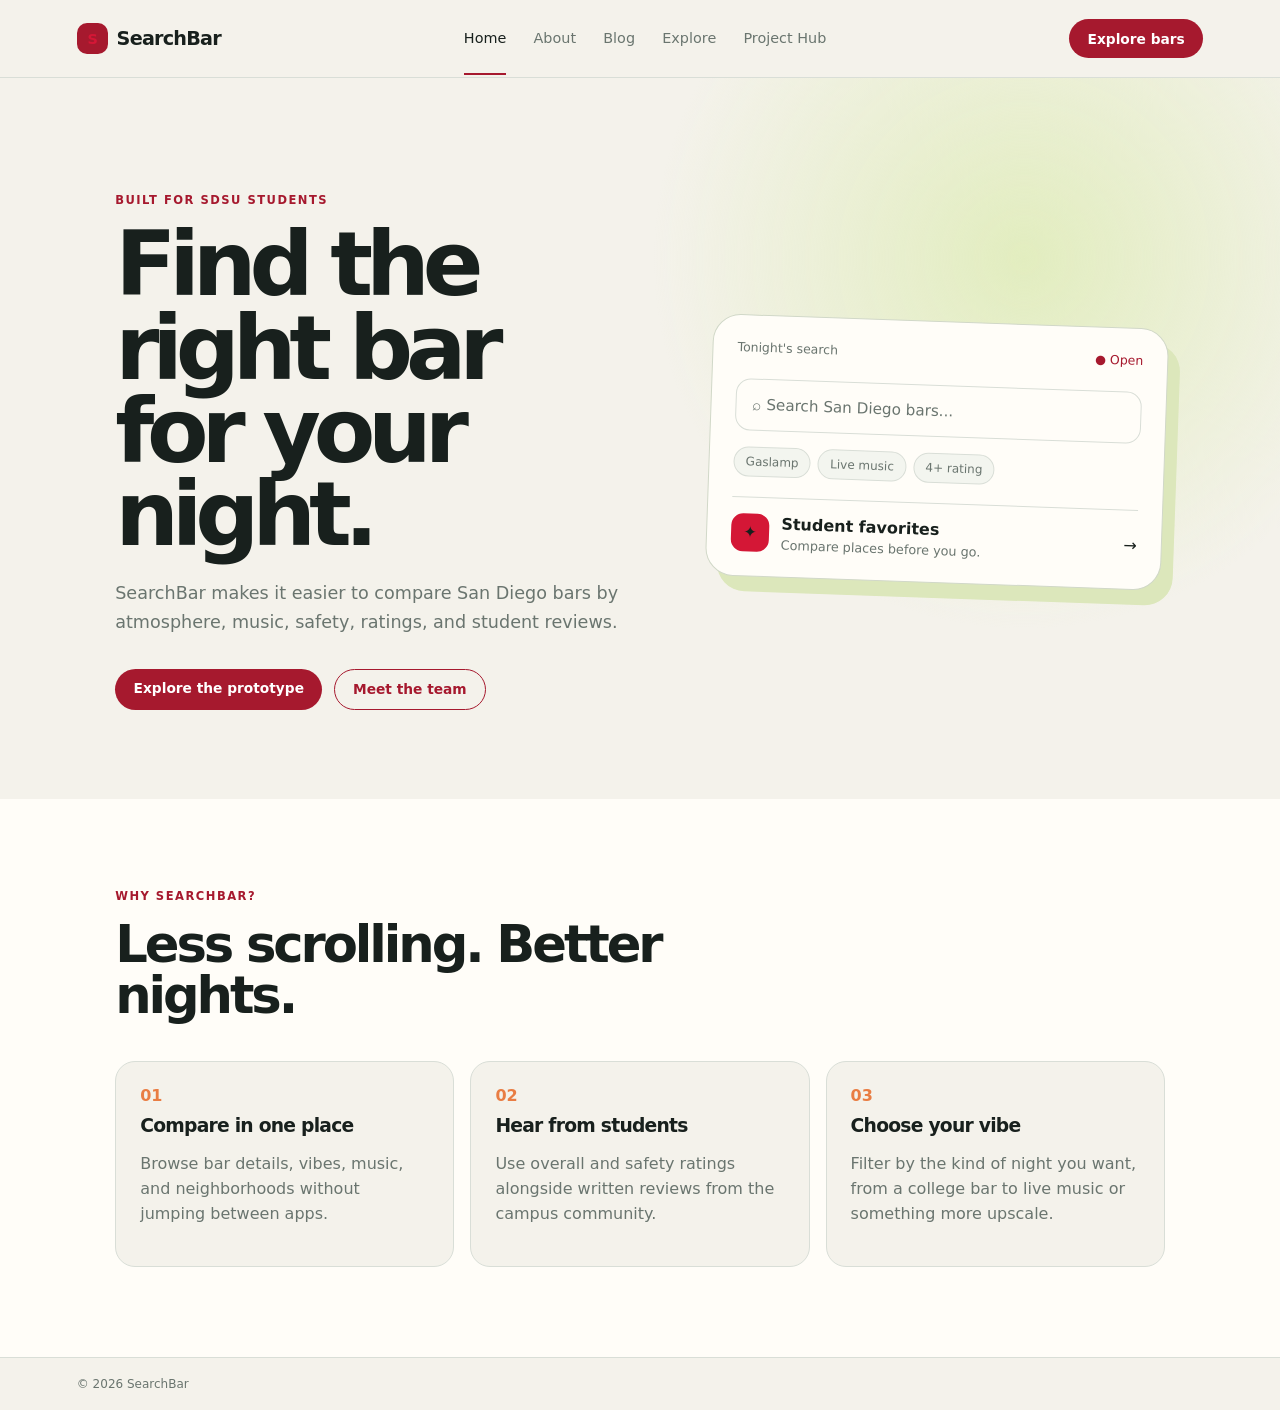
<file: index.html>
<!DOCTYPE html>
<html lang="en">
<head>
  <meta charset="UTF-8" />
  <meta name="viewport" content="width=device-width, initial-scale=1.0" />

  <title>SearchBar | Find Your Next Spot</title>

  <link rel="stylesheet" href="styles.css" />
</head>

<body>
  <header class="site-header">
    <a class="brand" href="index.html">
      <span class="brand-mark">S</span>
      SearchBar
    </a>

    <nav class="nav-links" aria-label="Main navigation">
      <a class="active" href="index.html">Home</a>
      <a href="about.html">About</a>
      <a href="blog.html">Blog</a>
      <a href="product.html">Explore</a>
      <a href="deliverables.html">Project Hub</a>
    </nav>

    <a class="nav-button" href="product.html">
      Explore bars
    </a>
  </header>

  <main>
    <section class="hero">
      <div class="hero-copy">
        <p class="eyebrow">Built for SDSU students</p>

        <h1>Find the right bar for your night.</h1>

        <p class="hero-text">
          SearchBar makes it easier to compare San Diego bars by atmosphere,
          music, safety, ratings, and student reviews.
        </p>

        <div class="hero-actions">
          <a class="button primary" href="product.html">
            Explore the prototype
          </a>

          <a class="button secondary" href="about.html">
            Meet the team
          </a>
        </div>
      </div>

      <div class="hero-card">
        <div class="hero-card-top">
          <span>Tonight's search</span>
          <span class="status-dot">● Open</span>
        </div>

        <div class="mock-search">
          ⌕
          <span>Search San Diego bars...</span>
        </div>

        <div class="tag-row">
          <span class="tag">Gaslamp</span>
          <span class="tag">Live music</span>
          <span class="tag">4+ rating</span>
        </div>

        <div class="mini-result">
          <div class="mini-icon">✦</div>

          <div>
            <strong>Student favorites</strong>
            <p>Compare places before you go.</p>
          </div>

          <span>→</span>
        </div>
      </div>
    </section>

    <section class="section intro-section">
      <div class="section-heading">
        <p class="eyebrow">Why SearchBar?</p>
        <h2>Less scrolling. Better nights.</h2>
      </div>

      <div class="feature-grid">
        <article class="feature-card">
          <span class="feature-number">01</span>
          <h3>Compare in one place</h3>
          <p>
            Browse bar details, vibes, music, and neighborhoods without
            jumping between apps.
          </p>
        </article>

        <article class="feature-card">
          <span class="feature-number">02</span>
          <h3>Hear from students</h3>
          <p>
            Use overall and safety ratings alongside written reviews from the
            campus community.
          </p>
        </article>

        <article class="feature-card">
          <span class="feature-number">03</span>
          <h3>Choose your vibe</h3>
          <p>
            Filter by the kind of night you want, from a college bar to live
            music or something more upscale.
          </p>
        </article>
      </div>
    </section>

    
  </main>

  <footer class="site-footer">
    <span>© 2026 SearchBar</span>
  </footer>
</body>
</html>
</file>
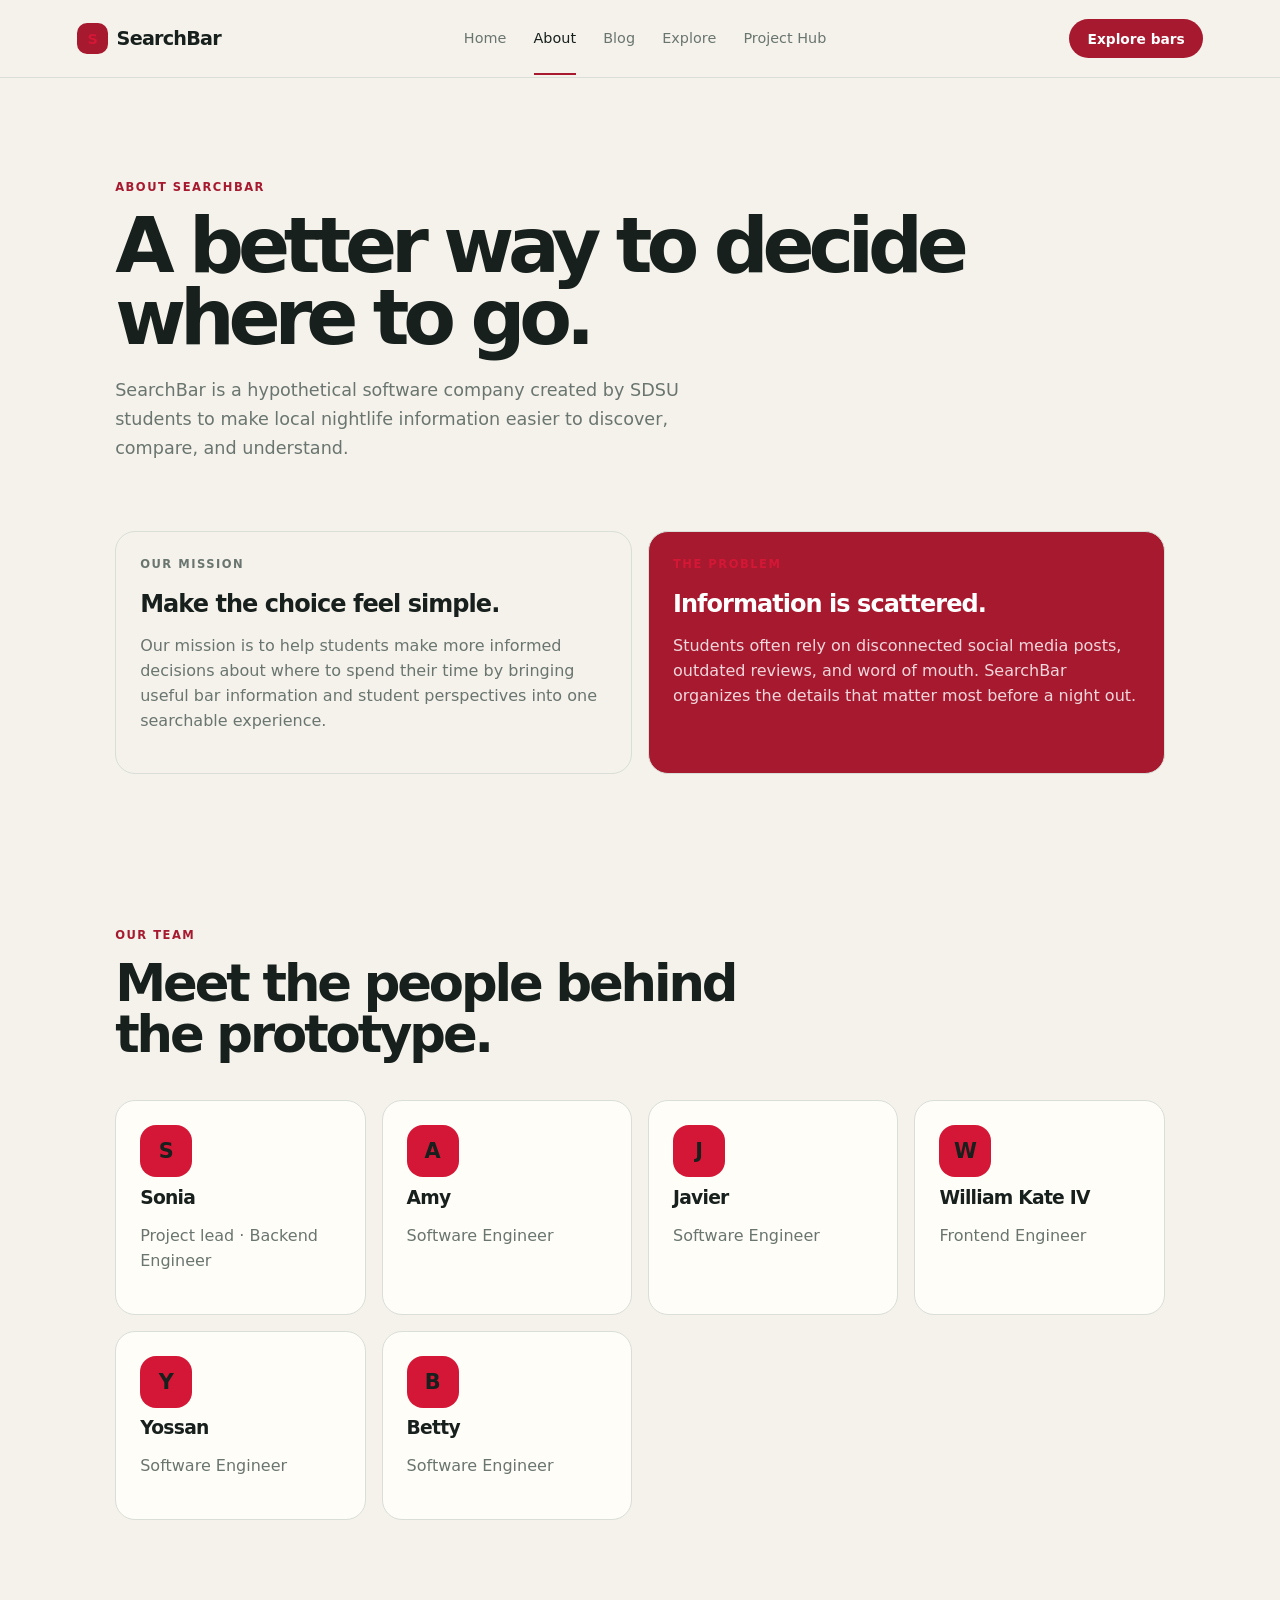
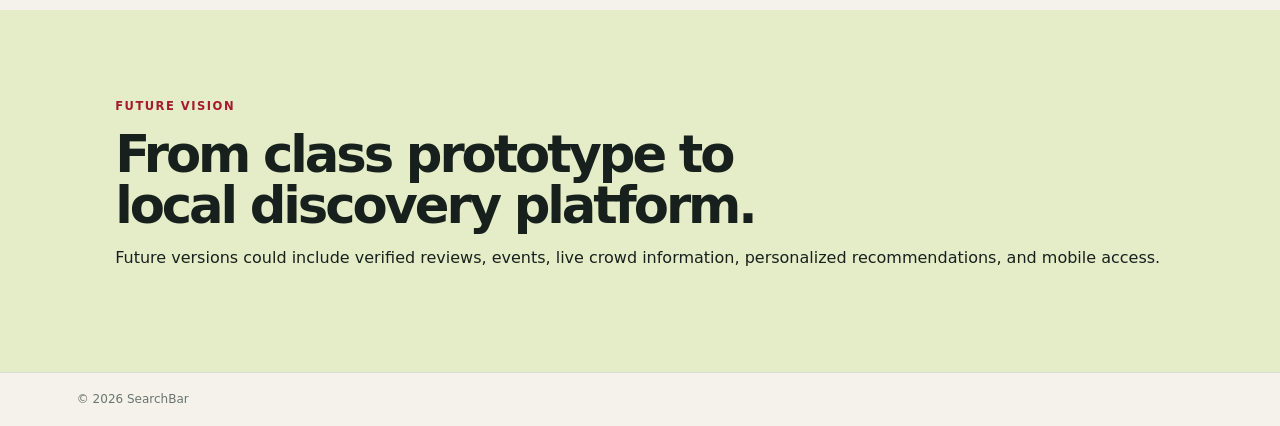
<file: about.html>
<!DOCTYPE html>
<html lang="en">
<head>
  <meta charset="UTF-8" />
  <meta name="viewport" content="width=device-width, initial-scale=1.0" />
  <title>About | SearchBar</title>
  <link rel="stylesheet" href="styles.css" />
</head>

<body>
  <header class="site-header">
    <a class="brand" href="index.html">
      <span class="brand-mark">S</span> SearchBar
    </a>

    <nav class="nav-links">
      <a href="index.html">Home</a>
      <a class="active" href="about.html">About</a>
      <a href="blog.html">Blog</a>
      <a href="product.html">Explore</a>
      <a href="deliverables.html">Project Hub</a>
    </nav>

    <a class="nav-button" href="product.html">Explore bars</a>
  </header>

  <main class="page-main">
    <section class="page-hero">
      <p class="eyebrow">About SearchBar</p>
      <h1>A better way to decide where to go.</h1>
      <p>
        SearchBar is a hypothetical software company created by SDSU students
        to make local nightlife information easier to discover, compare, and
        understand.
      </p>
    </section>

    <section class="content-grid">
      <div class="content-card">
        <p class="eyebrow">Our mission</p>
        <h2>Make the choice feel simple.</h2>
        <p>
          Our mission is to help students make more informed decisions about
          where to spend their time by bringing useful bar information and
          student perspectives into one searchable experience.
        </p>
      </div>

      <div class="content-card accent-card">
        <p class="eyebrow">The problem</p>
        <h2>Information is scattered.</h2>
        <p>
          Students often rely on disconnected social media posts, outdated
          reviews, and word of mouth. SearchBar organizes the details that
          matter most before a night out.
        </p>
      </div>
    </section>

    <section class="section">
      <div class="section-heading">
        <p class="eyebrow">Our team</p>
        <h2>Meet the people behind the prototype.</h2>
      </div>

      <div class="team-grid">
        <article class="team-card">
          <div class="avatar">S</div>
          <h3>Sonia</h3>
          <p>Project lead · Backend Engineer</p>
        </article>

        <article class="team-card">
          <div class="avatar">A</div>
          <h3>Amy</h3>
          <p>Software Engineer</p>
        </article>

        <article class="team-card">
          <div class="avatar">J</div>
          <h3>Javier</h3>
          <p>Software Engineer</p>
        </article>

        <article class="team-card">
          <div class="avatar">W</div>
          <h3>William Kate IV</h3>
          <p>Frontend Engineer</p>
        </article>

        <article class="team-card">
          <div class="avatar">Y</div>
          <h3>Yossan</h3>
          <p>Software Engineer</p>
        </article>

        <article class="team-card">
          <div class="avatar">B</div>
          <h3>Betty</h3>
          <p>Software Engineer</p>
        </article>
      </div>
    </section>

    <section class="section future-section">
      <p class="eyebrow">Future vision</p>
      <h2>From class prototype to local discovery platform.</h2>
      <p>
        Future versions could include verified reviews, events, live crowd
        information, personalized recommendations, and mobile access.
      </p>
    </section>
  </main>

  <footer class="site-footer">
    <span>© 2026 SearchBar</span>
  </footer>
</body>
</html>
</file>
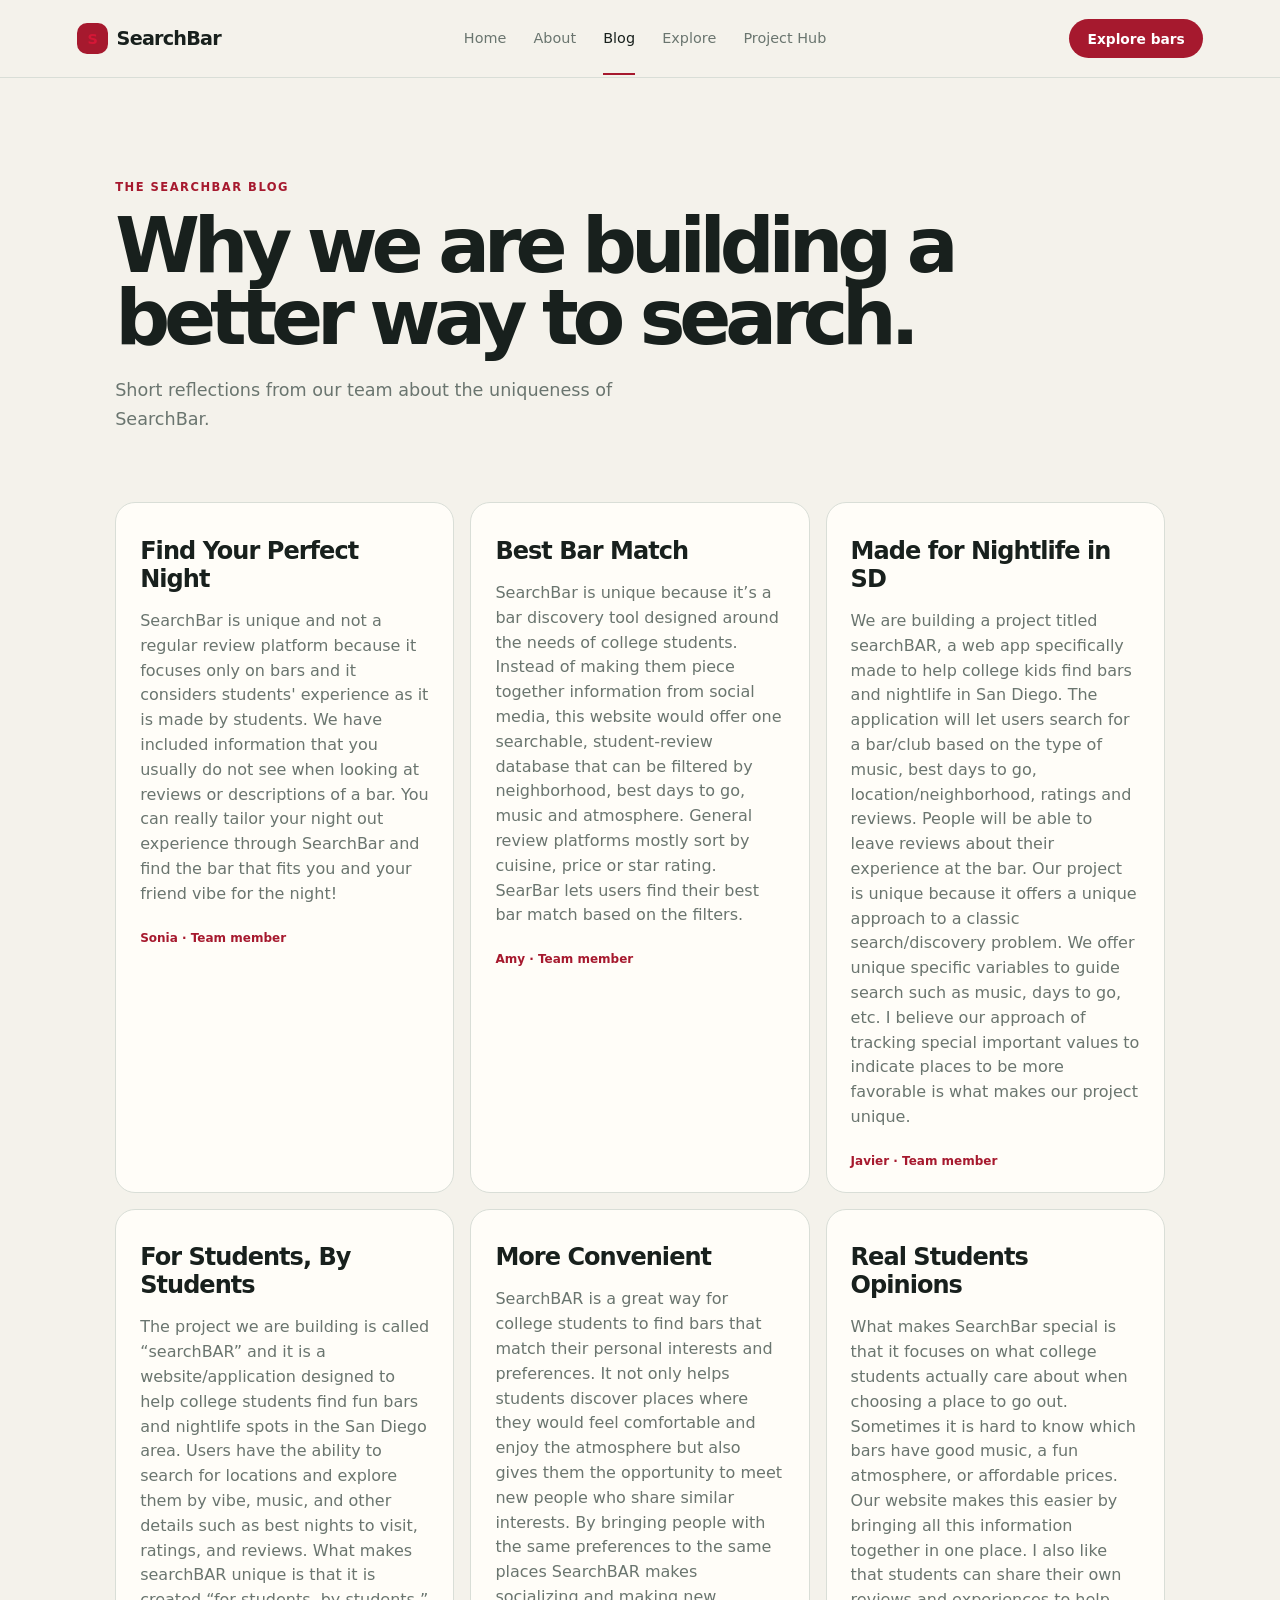
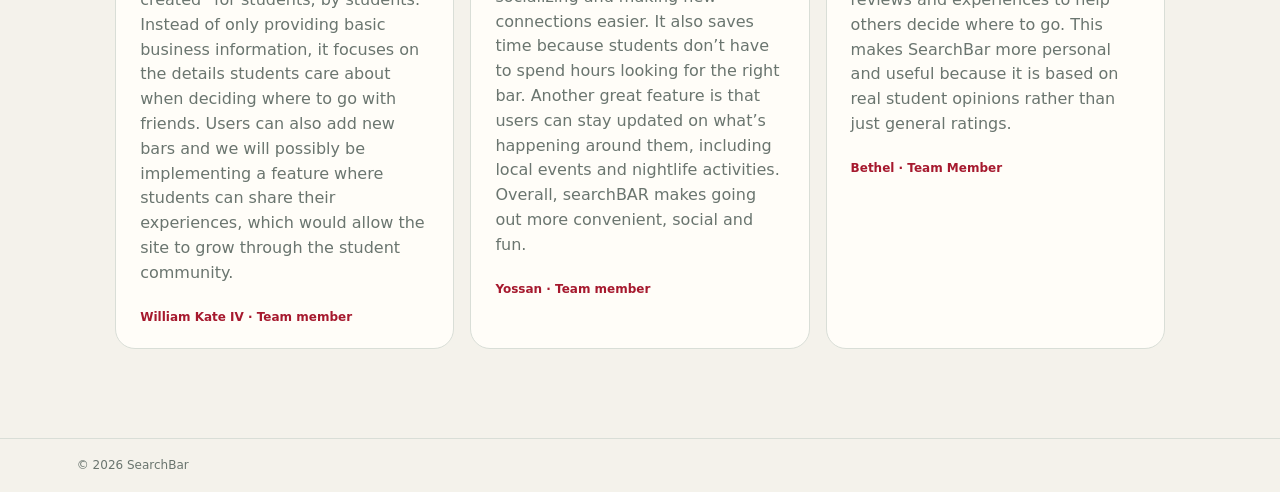
<file: blog.html>
<!DOCTYPE html>
<html lang="en">
<head>
  <meta charset="UTF-8" />
  <meta name="viewport" content="width=device-width, initial-scale=1.0" />
  <title>Blog | SearchBar</title>
  <link rel="stylesheet" href="styles.css" />
</head>

<body>
  <header class="site-header">
    <a class="brand" href="index.html">
      <span class="brand-mark">S</span> SearchBar
    </a>

    <nav class="nav-links">
      <a href="index.html">Home</a>
      <a href="about.html">About</a>
      <a class="active" href="blog.html">Blog</a>
      <a href="product.html">Explore</a>
      <a href="deliverables.html">Project Hub</a>
    </nav>

    <a class="nav-button" href="product.html">Explore bars</a>
  </header>

  <main class="page-main">
    <section class="page-hero">
      <p class="eyebrow">The SearchBar blog</p>
      <h1>Why we are building a better way to search.</h1>
      <p>
        Short reflections from our team about the uniqueness of SearchBar.
    
      </p>
    </section>

    <section class="blog-grid">
      <article class="blog-card">
        <h2>Find Your Perfect Night</h2>
        <p>
          SearchBar is unique and not a regular review platform because it focuses only on bars and it considers students' experience as it is made by students. We have included information  that you usually do not see when looking at reviews or descriptions of a bar. You can really tailor your night out experience through SearchBar and find the bar that fits you and your friend vibe for the night!
        </p>
        <span class="blog-author">Sonia · Team member</span>
      </article>

      <article class="blog-card">
        <h2>Best Bar Match</h2>
        <p>
          SearchBar is unique because it’s a bar discovery tool designed around the needs of college students. Instead of making them piece together information from social media, this website would offer one searchable, student-review database that can be filtered by neighborhood, best days to go, music and atmosphere. General review platforms mostly sort by cuisine, price or star rating. SearBar lets users find their best bar match based on the filters. 


        </p>
        <span class="blog-author">Amy · Team member</span>
      </article>

      <article class="blog-card">
        <h2>Made for Nightlife in SD</h2>
        <p>
          We are building a project titled searchBAR, a web app specifically made to help college kids find bars and nightlife in San Diego. The application will let users search for a bar/club based on the type of music, best days to go, location/neighborhood, ratings and reviews. People will be able to leave reviews about their experience at the bar. Our project is unique because it offers a unique approach to a classic search/discovery problem. We offer unique specific variables to guide search such as music, days to go, etc. I believe our approach of tracking special important values to indicate places to be more favorable is what makes our project unique.
        </p>
        <span class="blog-author">Javier · Team member</span>
      </article>
   
    <article class="blog-card">
        <h2>For Students, By Students</h2>
        <p>
         The project we are building is called “searchBAR” and it is a website/application designed to help college students find fun bars and nightlife spots in the San Diego area. Users have the ability to search for locations and explore them by vibe, music, and other details such as best nights to visit, ratings, and reviews. What makes searchBAR unique is that it is created “for students, by students.” Instead of only providing basic business information, it focuses on the details students care about when deciding where to go with friends. Users can also add new bars and we will possibly be implementing a feature where students can share their experiences, which would allow the site to grow through the student community.

        </p>
        <span class="blog-author">William Kate IV · Team member</span>
      </article>

    <article class="blog-card">
        <h2>More Convenient</h2>
        <p>
        SearchBAR is a great way for college students to find bars that match their personal interests and preferences. It not only helps students discover places where they would feel comfortable and enjoy the atmosphere but also gives them the opportunity to meet new people who share similar interests.  By bringing people with the same preferences to the same places SearchBAR makes socializing and making new connections easier. It also saves time because students don’t have to spend hours looking for the right bar. Another great feature is that users can stay updated on what’s happening around them, including local events and nightlife activities. Overall, searchBAR makes going out more convenient, social and fun.

        </p>
        <span class="blog-author">Yossan · Team member</span>
      </article>

    <article class="blog-card">
        <h2>Real Students Opinions</h2>
        <p>
          What makes SearchBar special is that it focuses on what college students actually care about when choosing a place to go out. Sometimes it is hard to know which bars have good music, a fun atmosphere, or affordable prices. Our website makes this easier by bringing all this information together in one place. I also like that students can share their own reviews and experiences to help others decide where to go. This makes SearchBar more personal and useful because it is based on real student opinions rather than just general ratings.

        </p>
        <span class="blog-author">Bethel · Team Member</span>
      </article>
    </section>
  </main>

  <footer class="site-footer">
    <span>© 2026 SearchBar</span>
  </footer>
</body>
</html>
</file>
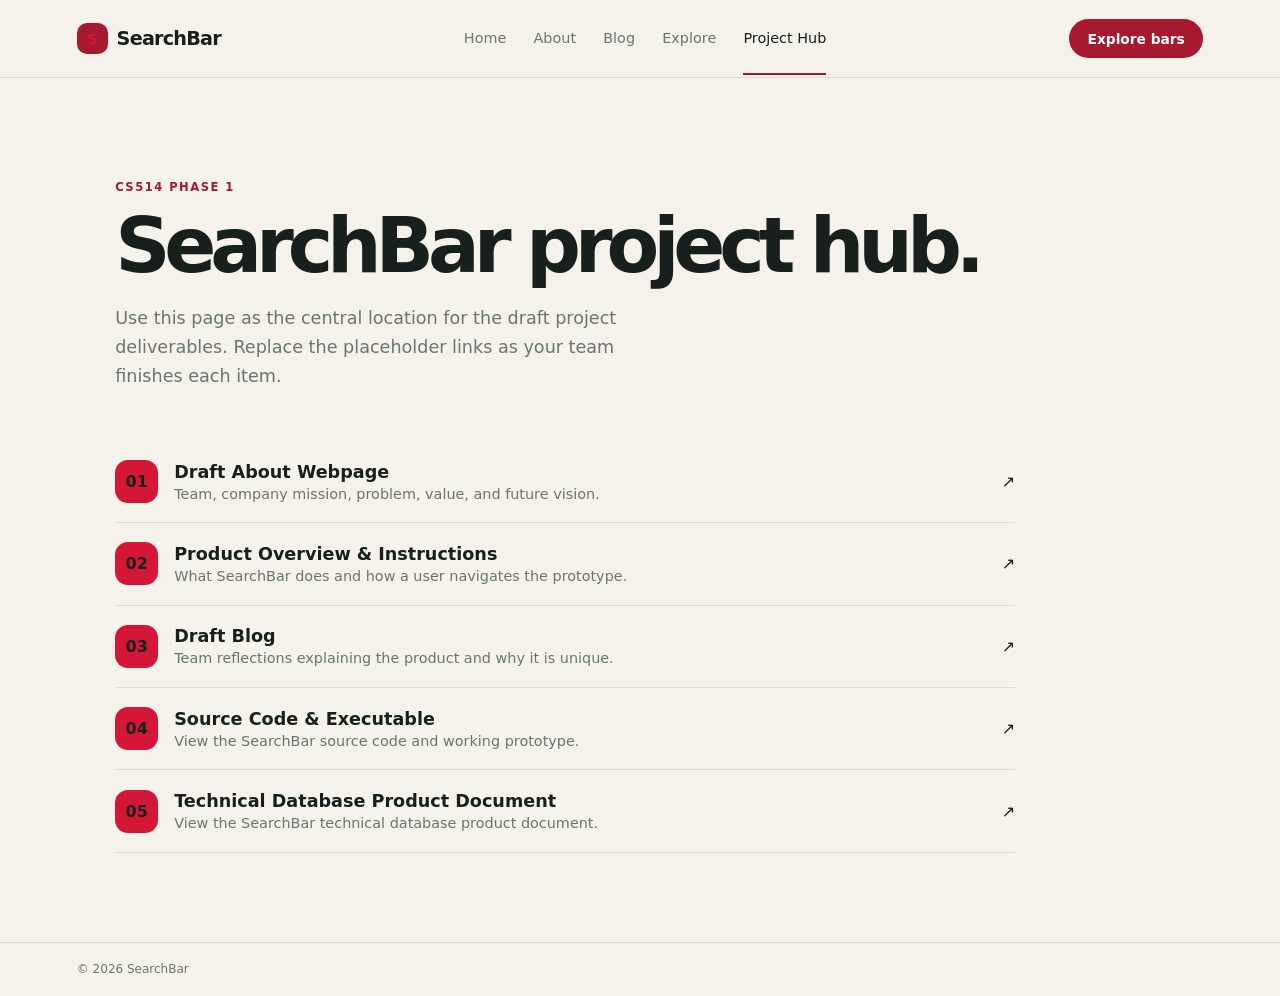
<file: deliverables.html>
<!DOCTYPE html>
<html lang="en">
<head>
  <meta charset="UTF-8" />
  <meta name="viewport" content="width=device-width, initial-scale=1.0" />
  <title>Project Hub | SearchBar</title>
  <link rel="stylesheet" href="styles.css" />
</head>

<body>
  <header class="site-header">
    <a class="brand" href="index.html">
      <span class="brand-mark">S</span> SearchBar
    </a>

    <nav class="nav-links">
      <a href="index.html">Home</a>
      <a href="about.html">About</a>
      <a href="blog.html">Blog</a>
      <a href="product.html">Explore</a>
      <a class="active" href="deliverables.html">Project Hub</a>
    </nav>

    <a class="nav-button" href="product.html">Explore bars</a>
  </header>

  <main class="page-main">
    <section class="page-hero compact">
      <p class="eyebrow">CS514 Phase 1</p>
      <h1>SearchBar project hub.</h1>
      <p>
        Use this page as the central location for the draft project
        deliverables. Replace the placeholder links as your team finishes
        each item.
      </p>
    </section>

    <section class="deliverable-list">

      <a class="deliverable" href="about.html">
        <span class="deliverable-icon">01</span>
        <div>
          <h2>Draft About Webpage</h2>
          <p>
            Team, company mission, problem, value, and future vision.
          </p>
        </div>
        <span>↗</span>
      </a>

      <a class="deliverable" href="product.html">
        <span class="deliverable-icon">02</span>
        <div>
          <h2>Product Overview &amp; Instructions</h2>
          <p>
            What SearchBar does and how a user navigates the prototype.
          </p>
        </div>
        <span>↗</span>
      </a>

      <a class="deliverable" href="blog.html">
        <span class="deliverable-icon">03</span>
        <div>
          <h2>Draft Blog</h2>
          <p>
            Team reflections explaining the product and why it is unique.
          </p>
        </div>
        <span>↗</span>
      </a>

      <a
        class="deliverable"
        href="https://github.com/soniamoss/SearchBar"
        target="_blank"
        rel="noreferrer"
      >
        <span class="deliverable-icon">04</span>
        <div>
          <h2>Source Code &amp; Executable</h2>
          <p>
            View the SearchBar source code and working prototype.
          </p>
        </div>
        <span>↗</span>
      </a>

      <a class="deliverable"
          href="docs/SearchBar-Technical-Document-v2.pdf"
          target="_blank"
          rel="noreferrer">
        <span class="deliverable-icon">05</span>
        <div>
          <h2>Technical Database Product Document</h2>
          <p>View the SearchBar technical database product document.</p>
        </div>
        <span>↗</span>
      </a>

    </section>
  </main>

  <footer class="site-footer">
    <span>© 2026 SearchBar</span>
  </footer>
</body>
</html>
</file>
<file: styles.css>
:root {
  --ink: #18201d;
  --muted: #6a756f;
  --cream: #f4f2eb;
  --paper: #fffdf8;
  --red: #A6192E;
  --lightred: #D41736;
  --line: #d9ded7;
  --orange: #e97d43;
  --purple: #7164c8;
}

* {
  box-sizing: border-box;
}

body {
  margin: 0;
  background: var(--cream);
  color: var(--ink);
  font-family: Inter, ui-sans-serif, system-ui, -apple-system,
    BlinkMacSystemFont, "Segoe UI", sans-serif;
}

a {
  color: inherit;
  text-decoration: none;
}

.site-header {
  position: sticky;
  top: 0;
  z-index: 10;
  height: 78px;
  display: flex;
  align-items: center;
  justify-content: space-between;
  padding: 0 6vw;
  background: rgba(244, 242, 235, 0.92);
  border-bottom: 1px solid var(--line);
}

.brand {
  display: flex;
  align-items: center;
  gap: 0.55rem;
  font-size: 1.2rem;
  font-weight: 800;
  letter-spacing: -0.04em;
}

.brand-mark {
  display: grid;
  place-items: center;
  width: 31px;
  height: 31px;
  border-radius: 10px;
  background: var(--red);
  color: var(--lightred);
  font-size: 0.9rem;
}

.nav-links {
  display: flex;
  gap: 1.7rem;
  color: var(--muted);
  font-size: 0.9rem;
}

.nav-links a {
  padding: 27px 0;
}

.nav-links a:hover,
.nav-links .active {
  color: var(--ink);
  border-bottom: 2px solid var(--red);
}

.nav-button,
.button {
  border-radius: 999px;
  padding: 0.72rem 1.15rem;
  font-size: 0.86rem;
  font-weight: 700;
}

.nav-button,
.button.primary {
  background: var(--red);
  color: white;
}

.hero {
  display: grid;
  grid-template-columns: 1.05fr 0.95fr;
  align-items: center;
  gap: 7vw;
  min-height: 560px;
  padding: 9vw 9vw 7vw;
  background:
    radial-gradient(
      circle at 80% 25%,
      #e2edbf 0,
      transparent 32%
    ),
    var(--cream);
}

.hero-copy {
  max-width: 720px;
}

.eyebrow {
  margin: 0 0 1rem;
  color: var(--red);
  font-size: 0.72rem;
  font-weight: 800;
  letter-spacing: 0.13em;
  text-transform: uppercase;
}

.hero h1,
.page-hero h1 {
  max-width: 720px;
  margin: 0 0 1.4rem;
  font-size: clamp(3rem, 7vw, 6.5rem);
  line-height: 0.93;
  letter-spacing: -0.08em;
}

.hero-text,
.page-hero > p:not(.eyebrow) {
  max-width: 570px;
  color: var(--muted);
  font-size: 1.1rem;
  line-height: 1.65;
}

.hero-actions {
  display: flex;
  gap: 0.7rem;
  margin-top: 2rem;
}

.button.secondary {
  border: 1px solid var(--red);
  color: var(--red);
}

.button.light {
  background: var(--lightred);
  color: var(--ink);
}

.hero-card {
  padding: 1.5rem;
  background: var(--paper);
  border: 1px solid #d1d8c8;
  border-radius: 28px;
  box-shadow: 12px 15px 0 #dce7bb;
  transform: rotate(2deg);
}

.hero-card-top {
  display: flex;
  justify-content: space-between;
  margin-bottom: 1.5rem;
  color: var(--muted);
  font-size: 0.78rem;
}

.status-dot {
  color: var(--red);
}

.mock-search {
  padding: 1rem;
  border: 1px solid var(--line);
  border-radius: 15px;
  color: var(--muted);
  font-size: 0.95rem;
}

.tag-row,
.filter-row {
  display: flex;
  flex-wrap: wrap;
  gap: 0.45rem;
  margin: 1rem 0;
}

.tag,
.filter {
  padding: 0.45rem 0.7rem;
  background: #f3f5ef;
  border: 1px solid var(--line);
  border-radius: 999px;
  color: var(--muted);
  font-size: 0.75rem;
}

.filter {
  cursor: pointer;
}

.active-filter {
  background: var(--red);
  color: white;
}

.mini-result {
  display: flex;
  align-items: center;
  gap: 0.75rem;
  margin-top: 1.2rem;
  padding-top: 1rem;
  border-top: 1px solid var(--line);
}

.mini-result p {
  margin: 0.25rem 0 0;
  color: var(--muted);
  font-size: 0.8rem;
}

.mini-result > span {
  margin-left: auto;
}

.mini-icon {
  display: grid;
  place-items: center;
  width: 38px;
  height: 38px;
  border-radius: 12px;
  background: var(--lightred);
}

.section {
  padding: 7vw 9vw;
}

.intro-section {
  background: var(--paper);
}

.section-heading {
  margin-bottom: 2.5rem;
}

.section-heading h2,
.project-callout h2,
.future-section h2 {
  max-width: 700px;
  margin: 0;
  font-size: clamp(2rem, 4vw, 4rem);
  line-height: 1;
  letter-spacing: -0.06em;
}

.feature-grid,
.team-grid,
.blog-grid,
.bar-grid,
.content-grid {
  display: grid;
  grid-template-columns: repeat(3, 1fr);
  gap: 1rem;
}

.feature-card,
.content-card,
.team-card,
.blog-card,
.bar-card {
  padding: 1.5rem;
  background: var(--cream);
  border: 1px solid var(--line);
  border-radius: 20px;
}

.feature-card h3,
.team-card h3,
.blog-card h2,
.content-card h2,
.bar-card h2 {
  margin: 0.6rem 0;
  letter-spacing: -0.04em;
}

.feature-card p,
.team-card p,
.blog-card p,
.content-card p,
.bar-card p {
  color: var(--muted);
  line-height: 1.55;
}

.feature-number {
  color: var(--orange);
  font-weight: 800;
}

.project-callout {
  display: flex;
  align-items: end;
  justify-content: space-between;
  gap: 2rem;
  background: var(--red);
  color: white;
}

.project-callout .eyebrow {
  color: var(--lightred);
}

.project-callout p:not(.eyebrow) {
  max-width: 550px;
  color: #f0d7dc;
  line-height: 1.55;
}

.site-footer {
  display: flex;
  justify-content: space-between;
  padding: 1.2rem 6vw;
  border-top: 1px solid var(--line);
  color: var(--muted);
  font-size: 0.75rem;
}

.page-main {
  min-height: calc(100vh - 150px);
}

.page-hero {
  padding: 8vw 9vw 4vw;
}

.page-hero h1 {
  max-width: 900px;
  font-size: clamp(3rem, 6vw, 5.4rem);
}

.page-hero.compact {
  padding-bottom: 2.5vw;
}

.content-grid {
  grid-template-columns: 1fr 1fr;
  padding: 0 9vw 5vw;
}

.accent-card {
  background: var(--red);
  color: white;
}

.accent-card .eyebrow {
  color: var(--lightred);
}

.accent-card p {
  color: #f0d7dc;
}

.team-grid {
  grid-template-columns: repeat(4, 1fr);
}

.team-card {
  background: var(--paper);
}

.avatar {
  display: grid;
  place-items: center;
  width: 52px;
  height: 52px;
  border-radius: 16px;
  background: var(--lightred);
  font-size: 1.3rem;
  font-weight: 800;
}

.future-section {
  background: #e4edc7;
}

.blog-grid {
  padding: 0 9vw 7vw;
}

.blog-card {
  min-height: 270px;
  background: var(--paper);
}

.blog-card h2 {
  font-size: 1.5rem;
}

.blog-author {
  display: block;
  margin-top: 1.5rem;
  color: var(--red);
  font-size: 0.75rem;
  font-weight: 700;
}

.search-panel {
  margin: 0 9vw 2rem;
  padding: 1.4rem;
  background: var(--paper);
  border: 1px solid var(--line);
  border-radius: 20px;
}

.search-panel label {
  display: block;
  margin-bottom: 0.6rem;
  font-size: 0.75rem;
  font-weight: 800;
  letter-spacing: 0.1em;
  text-transform: uppercase;
}

.search-row {
  display: flex;
  gap: 0.6rem;
}

.search-row input {
  width: 100%;
  padding: 0.9rem;
  background: white;
  border: 1px solid var(--line);
  border-radius: 12px;
  font: inherit;
}

.bar-grid {
  grid-template-columns: repeat(3, 1fr);
  padding: 0 9vw 7vw;
}

.bar-card {
  overflow: hidden;
  padding: 0;
  background: var(--paper);
}

.bar-image {
  display: grid;
  place-items: center;
  height: 145px;
  color: white;
  font-size: 3rem;
}

.purple {
  background: var(--purple);
}

.orange {
  background: var(--orange);
}

.red {
  background: var(--red);
  color: var(--lightred);
}

.bar-card-body {
  padding: 1.2rem;
}

.location {
  color: var(--muted);
  font-size: 0.7rem;
  font-weight: 800;
  letter-spacing: 0.1em;
  text-transform: uppercase;
}

.rating {
  color: var(--red);
  font-weight: 800;
}

.rating span {
  margin-left: 0.6rem;
  color: var(--muted);
  font-size: 0.8rem;
  font-weight: 500;
}

.empty-state {
  padding: 2rem 9vw;
  color: var(--muted);
}

.deliverable-list {
  max-width: 900px;
  margin: 0 9vw 7vw;
}

.deliverable {
  display: flex;
  align-items: center;
  gap: 1rem;
  padding: 1.2rem 0;
  border-bottom: 1px solid var(--line);
}

.deliverable:hover h2 {
  color: var(--red);
}

.deliverable-icon {
  display: grid;
  place-items: center;
  width: 43px;
  height: 43px;
  border-radius: 13px;
  background: var(--lightred);
  font-weight: 800;
}

.deliverable h2 {
  margin: 0 0 0.25rem;
  font-size: 1.1rem;
}

.deliverable p {
  margin: 0;
  color: var(--muted);
  font-size: 0.9rem;
}

.deliverable > span:last-child {
  margin-left: auto;
}

.notice {
  margin-top: 1.5rem;
  padding: 1rem 1.2rem;
  background: #e4edc7;
  border-radius: 15px;
  color: var(--red);
}

.notice p {
  margin: 0.35rem 0 0;
  color: var(--muted);
  font-size: 0.85rem;
}

@media (max-width: 800px) {
  .site-header {
    padding: 0 5vw;
  }

  .nav-links {
    gap: 0.8rem;
  }

  .nav-links a {
    font-size: 0.75rem;
  }

  .nav-button {
    display: none;
  }

  .hero {
    grid-template-columns: 1fr;
    padding: 18vw 7vw 12vw;
  }

  .section,
  .page-hero {
    padding-right: 7vw;
    padding-left: 7vw;
  }

  .feature-grid,
  .team-grid,
  .blog-grid,
  .bar-grid,
  .content-grid {
    grid-template-columns: 1fr;
  }

  .blog-grid,
  .bar-grid,
  .content-grid {
    padding-right: 7vw;
    padding-left: 7vw;
  }

  .project-callout {
    display: block;
  }

  .project-callout .button {
    display: inline-block;
    margin-top: 1rem;
  }

  .site-footer {
    flex-direction: column;
    gap: 1rem;
  }

  .deliverable-list {
    margin-right: 7vw;
    margin-left: 7vw;
  }
}
</file>
